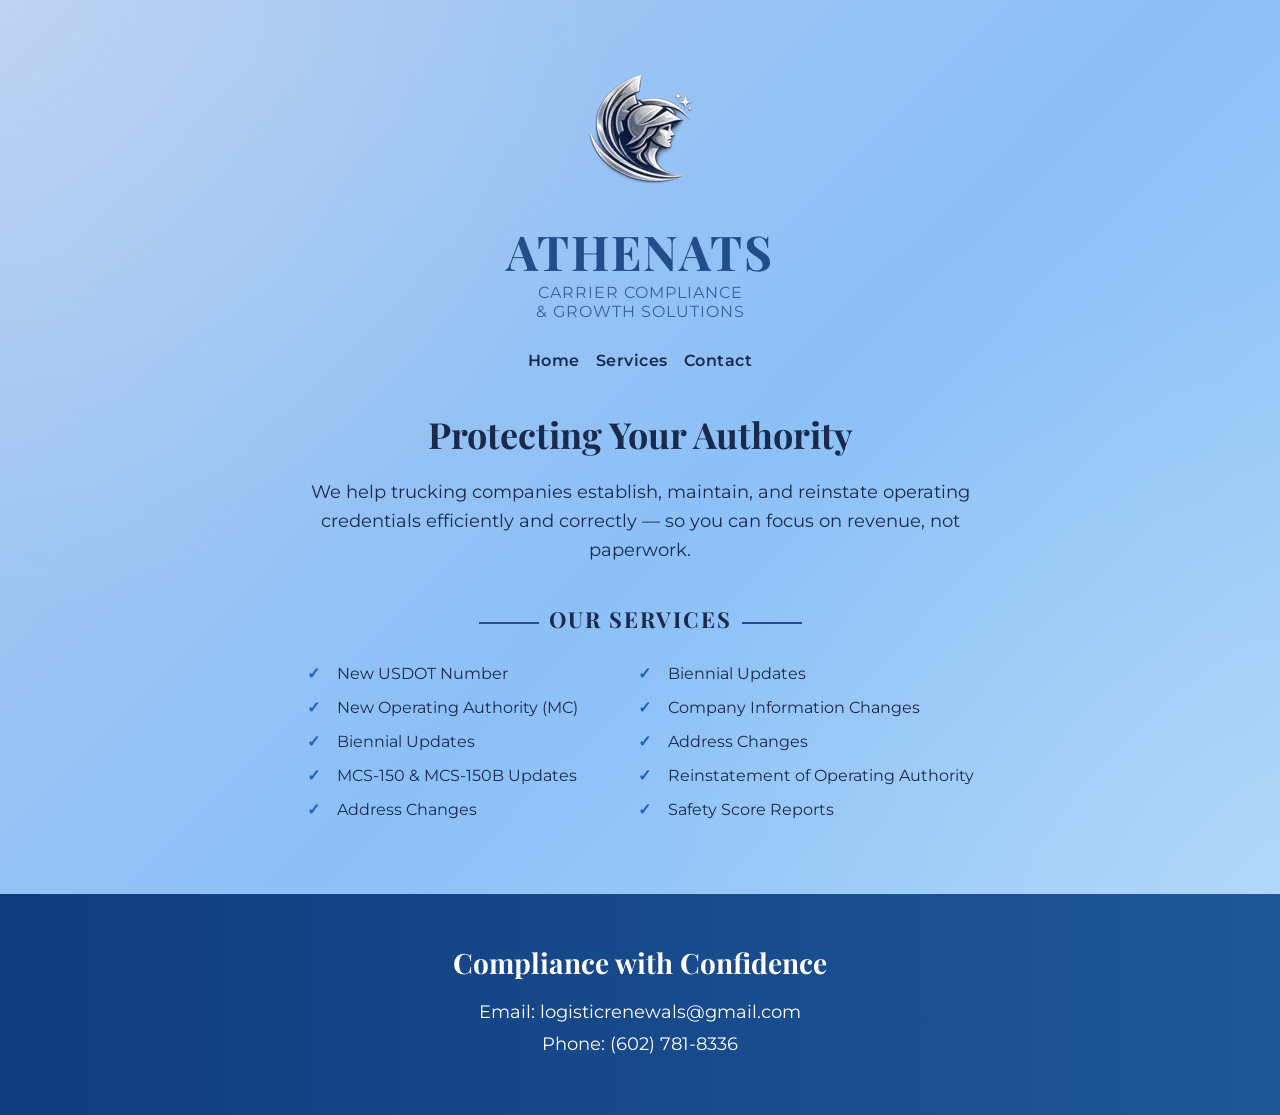
<file: index.html>
<!DOCTYPE html>
<html lang="en">
<head>
<meta charset="UTF-8">
<meta name="viewport" content="width=device-width, initial-scale=1.0">

<meta name="description" content="Athenats provides expert carrier compliance and growth solutions for trucking companies. We help establish, maintain, and reinstate operating credentials efficiently, so you can focus on revenue instead of paperwork.">

<meta name="viewport" content="width=device-width, initial-scale=1.0">
<meta name="author" content="Athenats">
<meta name="description" content="Athenats helps trucking companies establish, maintain, and reinstate operating credentials efficiently and correctly — Carrier Compliance & Growth Solutions.">
<meta name="keywords" content="Trucking, USDOT, MC Authority, Carrier Compliance, Operating Authority, MCS-150, Safety Reports">

<!-- Open Graph / Facebook / LinkedIn -->
<meta property="og:title" content="Athenats - Carrier Compliance & Growth Solutions">
<meta property="og:description" content="We help trucking companies establish, maintain, and reinstate operating credentials efficiently — focus on revenue, not paperwork.">
<meta property="og:image" content="https://tusitio.com/images/og-image.webp">
<meta property="og:url" content="https://tusitio.com/index.html">
<meta property="og:type" content="website">

<!-- Twitter Card -->
<meta name="twitter:card" content="summary_large_image">
<meta name="twitter:title" content="Athenats - Carrier Compliance & Growth Solutions">
<meta name="twitter:description" content="We help trucking companies establish, maintain, and reinstate operating credentials efficiently — focus on revenue, not paperwork.">
<meta name="twitter:image" content="https://tusitio.com/images/og-image.webp">

<link rel="preconnect" href="https://fonts.googleapis.com">
<link rel="preconnect" href="https://fonts.gstatic.com" crossorigin>
<link rel="dns-prefetch" href="https://fonts.googleapis.com">
<link rel="dns-prefetch" href="https://fonts.gstatic.com">

<title>Athenats - Carrier Compliance</title>

    <link rel="icon" href="images/favicon.webp" type="image/webp">

<link rel="stylesheet" href="styles/styles.css">
<script src="scripts/athenats.js" defer></script>

<!-- Google Font -->
<link href="https://fonts.googleapis.com/css2?family=Playfair+Display:wght@500;700&family=Montserrat:wght@300;400;500&display=swap" rel="stylesheet">
</head>
<body>

<section class="hero">
   <header> 
        <!-- Logo Section -->
        <div class="logo-section">
            <img src="images/logo.webp" alt="Athenats Logo" class="logo">
            <h1>ATHENATS</h1>
            <p class="subtitle">CARRIER COMPLIANCE <br>& GROWTH SOLUTIONS</p>
        </div>

       
    </header>   

 <button id="ham-btn" class="hamburger" aria-label="Menu"></button>

        <nav id="nav-bar" class="navigation">
            <ul>
                <li><a href="index.html">Home</a></li>
                <li><a href="services.html">Services</a></li>
                <li><a href="contact.html">Contact</a></li>
            </ul>
        </nav> 


        <!-- Main Heading -->
        <h2 class="main-heading">Protecting Your Authority</h2>

        <p class="description">
            We help trucking companies establish, maintain, and reinstate 
            operating credentials efficiently and correctly — so you can 
            focus on revenue, not paperwork.
        </p>

        <!-- Services -->
        <div class="services">
            <h3>OUR SERVICES</h3>

            <div class="service-columns">

                <ul>
                    <li>New USDOT Number</li>
                    <li>New Operating Authority (MC)</li>
                    <li>Biennial Updates</li>
                    <li>MCS-150 & MCS-150B Updates</li>
                    <li>Address Changes</li>
                </ul>

                <ul>
                    <li>Biennial Updates</li>
                    <li>Company Information Changes</li>
                    <li>Address Changes</li>
                    <li>Reinstatement of Operating Authority</li>
                    <li>Safety Score Reports</li>
                </ul>

            </div>
        </div>



</section>

<footer>
    <h3>Compliance with Confidence</h3>

    <div class="contact">
        <p>Email: logisticrenewals@gmail.com</p>
        <p>Phone: (602) 781-8336</p>
    </div>
</footer>

</body>
</html>
</file>
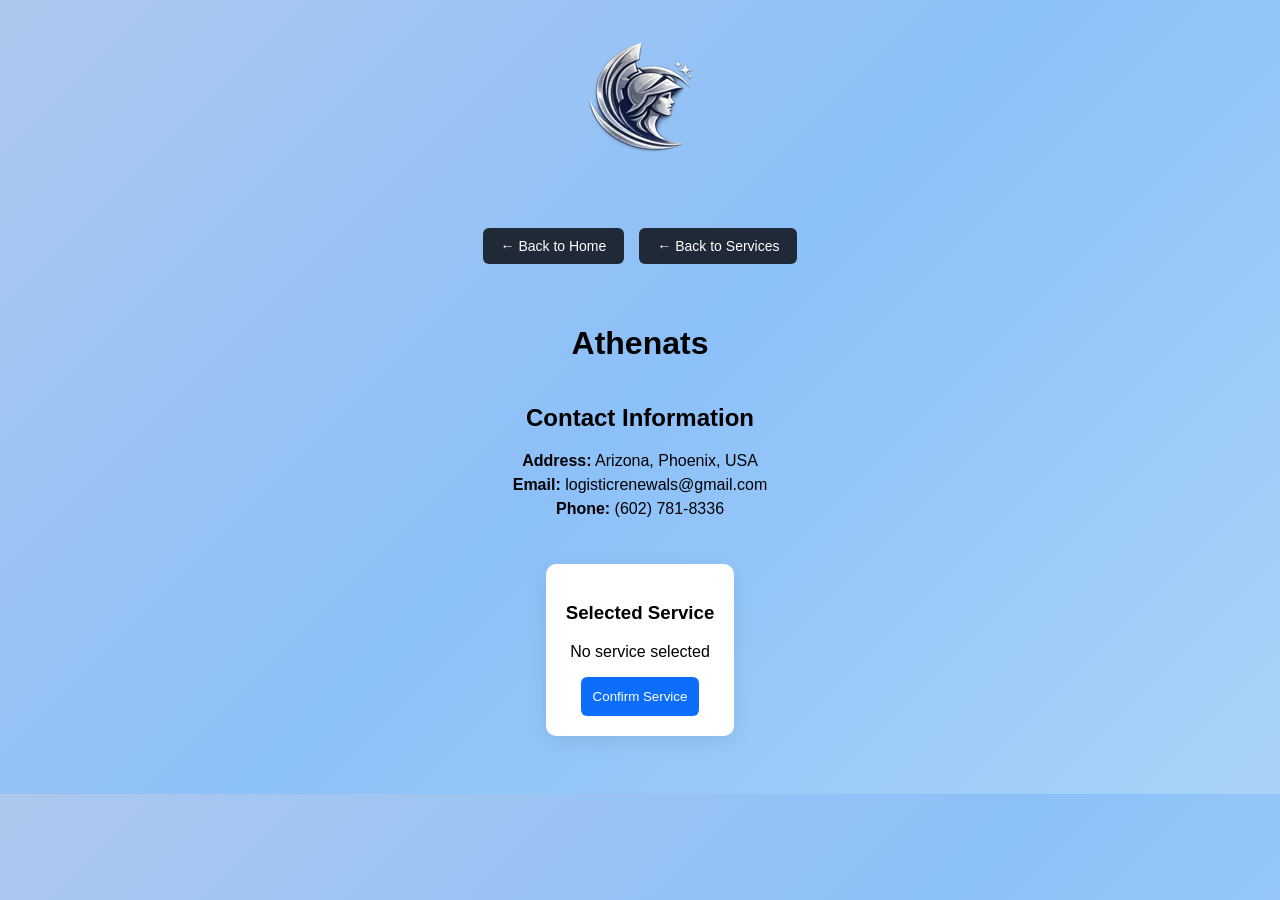
<file: contact.html>
<!DOCTYPE html>
<html lang="en">

<head>

<meta charset="UTF-8">
<meta name="viewport" content="width=device-width, initial-scale=1.0">

<title>Athenats | Contact</title>

<link rel="stylesheet" href="styles/contact.css">
<script src="scripts/contact.js" defer></script>

</head>

<body>

<header>

<div class="logo-section">
<img src="images/logo.webp" alt="Athenats Logo" class="logo">
</div>
</header>


<div class="back-buttons">

<a href="index.html" class="back-btn">← Back to Home</a>

<a href="services.html" class="back-btn">← Back to Services</a>

</div>

<main class="contact-container">

<h1>Athenats</h1>

<section class="contact-info">

<h2>Contact Information</h2>

<p><strong>Address:</strong> Arizona, Phoenix, USA</p>

<p><strong>Email:</strong> logisticrenewals@gmail.com</p>

<p><strong>Phone:</strong> (602) 781-8336</p>

</section>


<section class="service-cart">

<h3>Selected Service</h3>

<p id="selected-service">Loading service...</p>

<button id="confirmService">Confirm Service</button>

</section>


<section id="form-section" class="form-section">

<h2>Client Information</h2>

<form action="https://formspree.io/f/yourformid" method="POST">

<input type="hidden" name="service" id="serviceField">

<input type="text" name="name" placeholder="Full Name" required>

<input type="email" name="email" placeholder="Email Address" required>

<input type="tel" name="phone" placeholder="Phone Number" required>

<h3>Liability Waiver Signature</h3>

<div class="waiver-text">
<p>
By engaging the services of <strong>Athenats</strong>, the client acknowledges and agrees to the following:
</p>

<p><strong>Accuracy of Information:</strong> The client is solely responsible for providing complete, accurate, and truthful information required for the services. Athenats is not liable for any consequences, losses, or damages arising from incomplete, inaccurate, or misleading information provided by the client.</p>

<p><strong>Representation of Client:</strong> The client represents that they have the authority to provide the information and make decisions on behalf of any entity or individual they represent. Athenats assumes no liability for actions taken based on the client’s representations.</p>

<p><strong>Limitation of Liability:</strong> The client agrees to release and hold harmless Athenats, its employees, agents, and affiliates from any claims, damages, or losses that may result directly or indirectly from the use of the information provided by the client or from reliance on the client’s representations.</p>

<p><strong>Acknowledgment:</strong> By signing below, the client confirms that they have read, understood, and voluntarily agree to this waiver and accept full responsibility for the accuracy and completeness of all information provided.</p>
</div>
<canvas id="signature" width="400" height="200"></canvas>

<button type="button" id="clearSignature">Clear Signature</button>

<input type="hidden" name="signature" id="signatureData">

<button type="submit">Accept and Submit</button>

<div id="thankYouModal" class="modal">
  <div class="modal-content">
    <p>Gracias por elegir nuestros servicios. Muy pronto te contactaremos.</p>
  </div>
</div>

</form>

</section>

</main>

<script src="scripts/contact.js"></script>

</body>
</html>
</file>
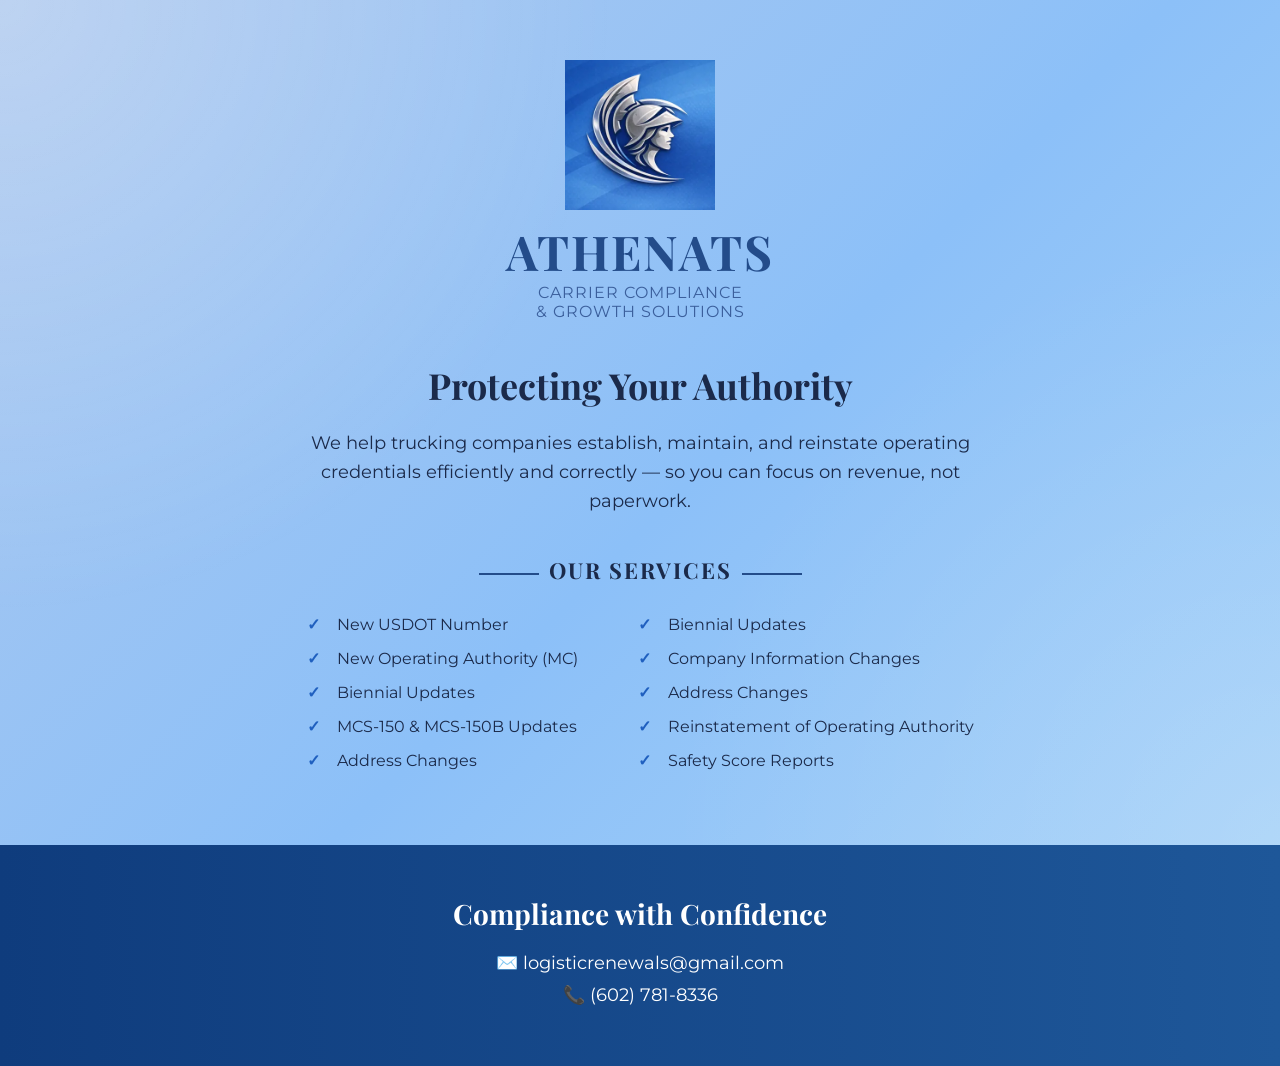
<file: practica.html>
<!DOCTYPE html>
<html lang="en">
<head>
<meta charset="UTF-8">
<meta name="viewport" content="width=device-width, initial-scale=1.0">
<title>Athenats - Carrier Compliance</title>
<link rel="stylesheet" href="styles/styles.css">

<!-- Google Font -->
<link href="https://fonts.googleapis.com/css2?family=Playfair+Display:wght@500;700&family=Montserrat:wght@300;400;500&display=swap" rel="stylesheet">
</head>
<body>

<section class="hero">

    <div class="container">

        <!-- Logo Section -->
        <div class="logo-section">
            <img src="images/logos.webp" alt="Athenats Logo" class="logo">
            <h1>ATHENATS</h1>
            <p class="subtitle">CARRIER COMPLIANCE <br>& GROWTH SOLUTIONS</p>
        </div>

        <!-- Main Heading -->
        <h2 class="main-heading">Protecting Your Authority</h2>

        <p class="description">
            We help trucking companies establish, maintain, and reinstate 
            operating credentials efficiently and correctly — so you can 
            focus on revenue, not paperwork.
        </p>

        <!-- Services -->
        <div class="services">
            <h3>OUR SERVICES</h3>

            <div class="service-columns">

                <ul>
                    <li>New USDOT Number</li>
                    <li>New Operating Authority (MC)</li>
                    <li>Biennial Updates</li>
                    <li>MCS-150 & MCS-150B Updates</li>
                    <li>Address Changes</li>
                </ul>

                <ul>
                    <li>Biennial Updates</li>
                    <li>Company Information Changes</li>
                    <li>Address Changes</li>
                    <li>Reinstatement of Operating Authority</li>
                    <li>Safety Score Reports</li>
                </ul>

            </div>
        </div>

    </div>

</section>

<footer>
    <h3>Compliance with Confidence</h3>

    <div class="contact">
        <p>✉️ logisticrenewals@gmail.com</p>
        <p>📞 (602) 781-8336</p>
    </div>
</footer>

</body>
</html>
</file>
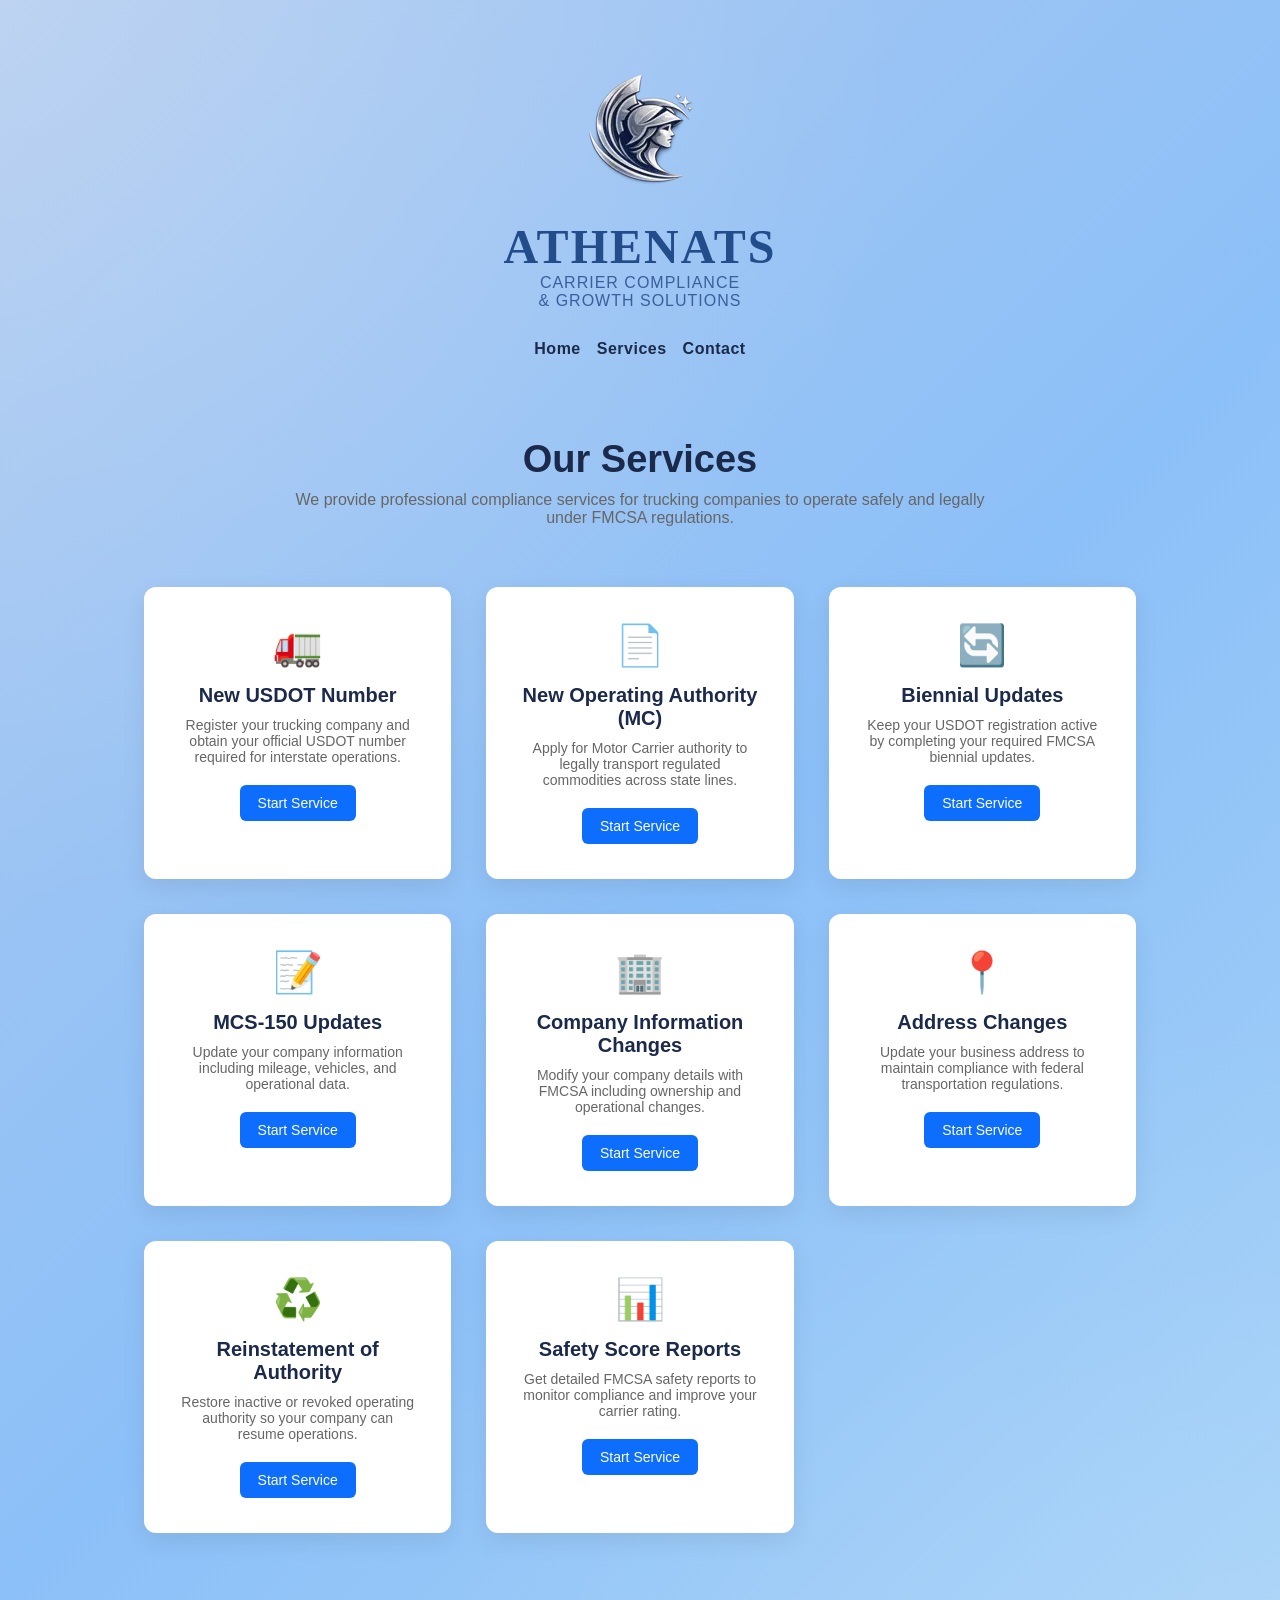
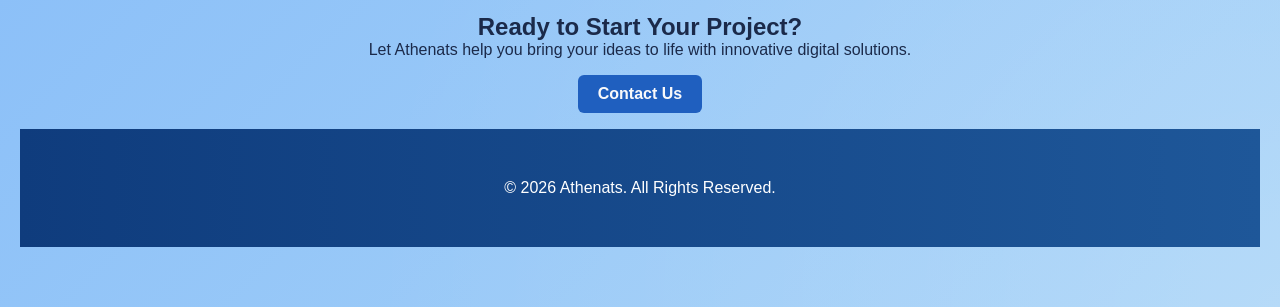
<file: services.html>
<!DOCTYPE html>
<html lang="en">
<head>
<meta charset="UTF-8">
<meta name="viewport" content="width=device-width, initial-scale=1.0">

<title>Athenats | Services</title>

<link rel="stylesheet" href="styles/styles.css">
<link rel="icon" href="images/favicon.png">
<script src="scripts/services.js"></script>

</head>

<body>

<!-- HEADER -->
<section class="hero">
   <header> 
        <!-- Logo Section -->
        <div class="logo-section">
            <img src="images/logo.webp" alt="Athenats Logo" class="logo">
            <h1>ATHENATS</h1>
            <p class="subtitle">CARRIER COMPLIANCE <br>& GROWTH SOLUTIONS</p>
        </div>

       
    </header>   

 <button id="ham-btn" class="hamburger" aria-label="Menu"></button>

        <nav id="nav-bar" class="navigation">
            <ul>
                <li><a href="index.html">Home</a></li>
                <li><a href="services.html">Services</a></li>
                <li><a href="contact.html">Contact</a></li>
            </ul>
        </nav> 


<!-- HERO -->

<section class="services-section">

<h1 class="services-title">Our Services</h1>

<p class="services-subtitle">
We provide professional compliance services for trucking companies
to operate safely and legally under FMCSA regulations.
</p>

<div class="services-grid">

<div class="service-card">
<div class="service-icon">🚛</div>
<h3>New USDOT Number</h3>
<p>Register your trucking company and obtain your official USDOT number required for interstate operations.</p>
<a href="contact.html" class="service-btn" onclick="addService('New USDOT Number')">Start Service</a>
</div>

<div class="service-card">
<div class="service-icon">📄</div>
<h3>New Operating Authority (MC)</h3>
<p>Apply for Motor Carrier authority to legally transport regulated commodities across state lines.</p>
<a href="contact.html" class="service-btn"onclick="addService('Operating Authority MC')">Start Service</a>
</div>

<div class="service-card">
<div class="service-icon">🔄</div>
<h3>Biennial Updates</h3>
<p>Keep your USDOT registration active by completing your required FMCSA biennial updates.</p>
<a href="contact.html" class="service-btn" onclick="addService('Biennial Updates')">Start Service</a>
</div>

<div class="service-card">
<div class="service-icon">📝</div>
<h3>MCS-150 Updates</h3>
<p>Update your company information including mileage, vehicles, and operational data.</p>
<a href="contact.html" class="service-btn" onclick="addService('MCS-150 Updates')">Start Service</a>
</div>

<div class="service-card">
<div class="service-icon">🏢</div>
<h3>Company Information Changes</h3>
<p>Modify your company details with FMCSA including ownership and operational changes.</p>
<a href="contact.html" class="service-btn" onclick="addService('Company Information Changes')">Start Service</a>
</div>

<div class="service-card">
<div class="service-icon">📍</div>
<h3>Address Changes</h3>
<p>Update your business address to maintain compliance with federal transportation regulations.</p>
<a href="contact.html" class="service-btn" onclick="addService('Address Changes')">Start Service</a>
</div>

<div class="service-card">
<div class="service-icon">♻️</div>
<h3>Reinstatement of Authority</h3>
<p>Restore inactive or revoked operating authority so your company can resume operations.</p>
<a href="contact.html" class="service-btn" onclick="addService('Reinstatement of Authority')">Start Service</a>
</div>

<div class="service-card">
<div class="service-icon">📊</div>
<h3>Safety Score Reports</h3>
<p>Get detailed FMCSA safety reports to monitor compliance and improve your carrier rating.</p>
<a href="contact.html" class="service-btn" onclick="addService('Safety Score Reports')">Start Service</a>
</div>

</div>

</section>


<!-- CALL TO ACTION -->

<section class="cta">

<h2>Ready to Start Your Project?</h2>

<p>
Let Athenats help you bring your ideas to life with innovative
digital solutions.
</p>

<a href="contact.html" class="cta-btn">Contact Us</a>

</section>


<!-- FOOTER -->

<footer>

<p>© 2026 Athenats. All Rights Reserved.</p>

</footer>



</body>
</html>
</file>
<file: styles/styles.css>
* {
    margin: 0;
    padding: 0;
    box-sizing: border-box;
}

body {
    font-family: 'Montserrat', sans-serif;
    background: linear-gradient(135deg, #adc8ee, #8cc0f8, #a9d4f7);
    color: #1b2a4a;
}

/* HERO SECTION 
135deg, #0f3c7d, #2b6cb0, #6ea8d9

*/

.hero {
    padding: 60px 20px;
    text-align: center;
    background: radial-gradient(circle at top left, rgba(255,255,255,0.2), transparent 40%),
                radial-gradient(circle at bottom right, rgba(255,255,255,0.15), transparent 40%);
}
/*
container {
    max-width: 1000px;
    margin: auto;
    background: rgba(255,255,255,0.85);
    padding: 50px 40px;
    border-radius: 20px;
    box-shadow: 0 20px 40px rgba(0,0,0,0.2);.

}


/* LOGO */

.logo-section {
    margin-bottom: 30px;
}

.logo {
    width: 150px;
    margin-bottom: 5px;
   
}

.logo-section h1 {
    font-family: 'Playfair Display', serif;
    font-size: 48px;
    color: #234c8a;
    letter-spacing: 2px;
}

.subtitle {
    font-size: 16px;
    letter-spacing: 1px;
    color: #3b5f9c;
}

/* HEADINGS */

.main-heading {
    font-family: 'Playfair Display', serif;
    font-size: 36px;
    margin: 40px 0 20px;
    color: #1b2a4a;
}

.description {
    max-width: 700px;
    margin: 0 auto 40px;
    font-size: 18px;
    line-height: 1.6;
}

/* SERVICES */

.services h3 {
    font-family: 'Playfair Display', serif;
    font-size: 22px;
    letter-spacing: 2px;
    margin-bottom: 30px;
    position: relative;
}

.navigation {
    display: none;

}

.navigation.show {
    display: block;

}

.navigation ul {
    display: flex;
    justify-content: center;
    align-items: center;
    gap: 2rem;
    list-style: none;
    padding: 1rem 0;
}

.navigation a {
    text-decoration: none;
    font-family: 'Montserrat', sans-serif;
    font-weight: 600;
    font-size: 1rem;
    color: #1b2a4a;
    letter-spacing: 0.5px;
    transition: color 0.3s ease;
}
.navigation a:hover {
    color: #1f5fbf;
}

.navigation a {
    position: relative;
}

.navigation a::after {
    content: "";
    position: absolute;
    width: 0;
    height: 2px;
    left: 0;
    bottom: -5px;
    background-color: #1f5fbf;
    transition: width 0.3s ease;
}

.navigation a:hover::after {
    width: 100%;
}

/*
.navigation ul {
    display: flex;
    justify-content: center;
    list-style-type: none;
    color: var(--white);
    background-color: var(--nav-blue);
}

.navigation a {
    display: block;
    padding: .8rem 1rem;
    color: var(--white);
    text-decoration: none;
}
*/


header nav ul {
    display: flex;
    list-style: none;
    gap: 1rem;
}

header nav ul li a {
    text-decoration: none;
    color: var(--white);
    font-weight: 600;
}

.nav-buttons {
  display: flex;
  justify-content: center;
  gap: 1rem;
  margin-bottom: 0.5rem;
}



#ham-btn.hamburger {
  color: rgb(220, 224, 233);
  border: none;
  border-radius: 5px;
  padding: 10px 1px;
  margin-right: 8px;
  cursor: pointer;
  font-size: 1rem;
  transition: background-color 0.2s;
}

.hamburger::before {
    content: "\2630";
    font-size: 2rem;
}

.hamburger.show::before {
    content: "\2715";
    font-size: 2rem;
}


button:hover {
  outline: 2px solid rgb(136, 10, 10);
}

button:focus {
  outline: 2px solid var(--white);
  outline-offset: 2px;
}

.hidden {
    display: none;
}


.hamburger {
    background: none;
    justify-content: center;
    align-items: center;
    border: none;
    cursor: pointer;
    font-family: Verdana, Geneva, Tahoma, sans-serif;
}

/* SERVICES */

.services-section{
padding:80px 10%;
text-align:center;
}

.services-title{
font-size:38px;
margin-bottom:10px;
}

.services-subtitle{
max-width:700px;
margin:auto;
margin-bottom:60px;
color:#666;
}

.services-grid{
display:grid;
grid-template-columns:repeat(auto-fit,minmax(260px,1fr));
gap:35px;
}

.service-card{
background:#ffffff;
padding:35px;
border-radius:12px;
box-shadow:0 8px 25px rgba(0,0,0,0.08);
transition:all .3s ease;
position:relative;
overflow:hidden;
}

.service-card:hover{
transform:translateY(-10px);
box-shadow:0 15px 40px rgba(0,0,0,0.15);
}

.service-icon{
font-size:40px;
margin-bottom:15px;
}

.service-card h3{
margin-bottom:10px;
font-size:20px;
}

.service-card p{
font-size:14px;
color:#666;
margin-bottom:20px;
}

.service-btn{
display:inline-block;
padding:10px 18px;
background:#0d6efd;
color:white;
text-decoration:none;
border-radius:6px;
font-size:14px;
transition:.3s;
}

.service-btn:hover{
background:#0b5ed7;
}

/* FIN DE SERVICES */




.service-columns {
    display: flex;
    justify-content: center;
    gap: 60px;
    text-align: left;
}

.service-columns ul {
    list-style: none;
}

.service-columns li {
    margin-bottom: 15px;
    font-size: 16px;
    position: relative;
    padding-left: 30px;
}

.service-columns li::before {
    content: "✓";
    position: absolute;
    left: 0;
    color: #1f5fbf;
    font-weight: bold;
}

/* FOOTER */

footer {
    text-align: center;
    padding: 50px 20px;
    background: linear-gradient(to right, #0f3c7d, #1e5799);
    color: white;
}

footer h3 {
    font-family: 'Playfair Display', serif;
    font-size: 28px;
    margin-bottom: 20px;
}

.contact p {
    font-size: 18px;
    margin: 10px 0;
}

.cta-btn {
    display: inline-block;
    padding: 10px 20px;
    background: #1f5fbf;
    color: #f9f9fa;
    text-decoration: none;
    border-radius: 6px;
    font-size: 16px;
    font-weight: 600;
    transition: background-color 0.3s ease;
    margin: 1rem;

}

/* RESPONSIVE */

@media (min-width: 38rem) {


.hamburger {
  display: none;
}

.navigation {
   display: block;


}


.services h3::before,
.services h3::after {
    content: "";
    display: inline-block;
    width: 60px;
    height: 2px;
    background: #234c8a;
    margin: 0 10px;
    vertical-align: middle;
}

.navigation ul {
    display: flex;
    align-items: center;
    list-style-type: none;
    margin: 0;
    padding: 0;
    color: #1b2a4a;
    gap: 1rem

}



.navigation.show ul {
   display: flex;

  }

nav a.active {
  color: #bd5405; /* highlight color */
  font-weight: bold;
  border-bottom: 2px solid #39e6a4;
}


}
</file>
<file: styles/contact.css>
body {
    font-family: 'Montserrat', sans-serif;
    background: linear-gradient(135deg, #adc8ee, #8cc0f8, #a9d4f7);
    
}


.contact-container{
max-width:900px;
margin:auto;
padding:60px 20px;
}

header {
    display: flex;
    justify-content: center; /* horizontal */
    align-items: center;     /* vertical si hay altura */
    padding: 20px 0;

}

.logo-section {
    display: flex;
    justify-content: center;
    align-items: center;
}

/* Botones de regreso: centrar horizontalmente */
.back-buttons {
    display: flex;
    justify-content: center; /* centro horizontal */
    gap: 20px;               /* espacio entre botones */
    margin: 20px 0;
}

.waiver-text{
background:#f8f9fb;
border:1px solid #ccc;
padding:20px;
border-radius:8px;
max-height:200px;
overflow-y:auto;
margin-bottom:20px;
font-size:14px;
line-height:1.6;
}

.hero {
    padding: 60px 20px;
    text-align: center;

}

.back-btn {
    text-decoration: none;
    padding: 10px 20px;
    background-color: #004080;
    color: white;
    border-radius: 5px;
    font-weight: 500;
    transition: background-color 0.3s;
}

.back-btn:hover {
    background-color: #0066cc;
}

/* Opcional: centrar contenido principal */
.contact-container {
    display: flex;
    flex-direction: column;
    align-items: center;
    text-align: center;
    max-width: 800px;
    margin: 0 auto;
    padding: 20px;
}

/* Form & signature canvas centrar */
.form-section form {
    display: flex;
    flex-direction: column;
    align-items: center;
    gap: 15px;
}

#signature {
    border: 1px solid #ccc;
    border-radius: 5px;
}
.contact-info{
margin-bottom:40px;
}

.contact-info p{
margin:6px 0;
}

.service-cart{
background:white;
padding:20px;
border-radius:10px;
margin-bottom:30px;
box-shadow:0 5px 20px rgba(0,0,0,0.08);
}

.form-section{
display:none;
background:white;
padding:25px;
border-radius:10px;
box-shadow:0 5px 20px rgba(0,0,0,0.08);
}

form{
display:flex;
flex-direction:column;
gap:15px;
}

input{
padding:12px;
border-radius:6px;
border:1px solid #ccc;
}

canvas{
border:2px solid #ccc;
border-radius:6px;
background:white;
}

button{
padding:12px;
background:#0d6efd;
color:white;
border:none;
border-radius:6px;
cursor:pointer;
}

button:hover{
background:#0b5ed7;
}

.back-buttons{
margin-top:30px;
display:flex;
gap:15px;
flex-wrap:wrap;
}

.back-btn{
padding:10px 18px;
background:#1f2937;
color:white;
text-decoration:none;
border-radius:6px;
font-size:14px;
transition:0.3s;
}

.back-btn:hover{
background:#111827;
}

.modal{
  display:none; /* oculto por defecto */
  position:fixed;
  top:0;
  left:0;
  width:100%;
  height:100%;
  background: rgba(0,0,0,0.6);
  z-index:9999;
  justify-content:center;
  align-items:center;
}

/* Modal centrado */
.modal-content{
  background:#fff;
  padding:30px 40px;
  border-radius:10px;
  text-align:center;
  font-size:18px;
  font-weight:bold;
  max-width:400px;
  color:#10b981;
  box-shadow: 0 8px 25px rgba(0,0,0,0.3);
}
</file>
